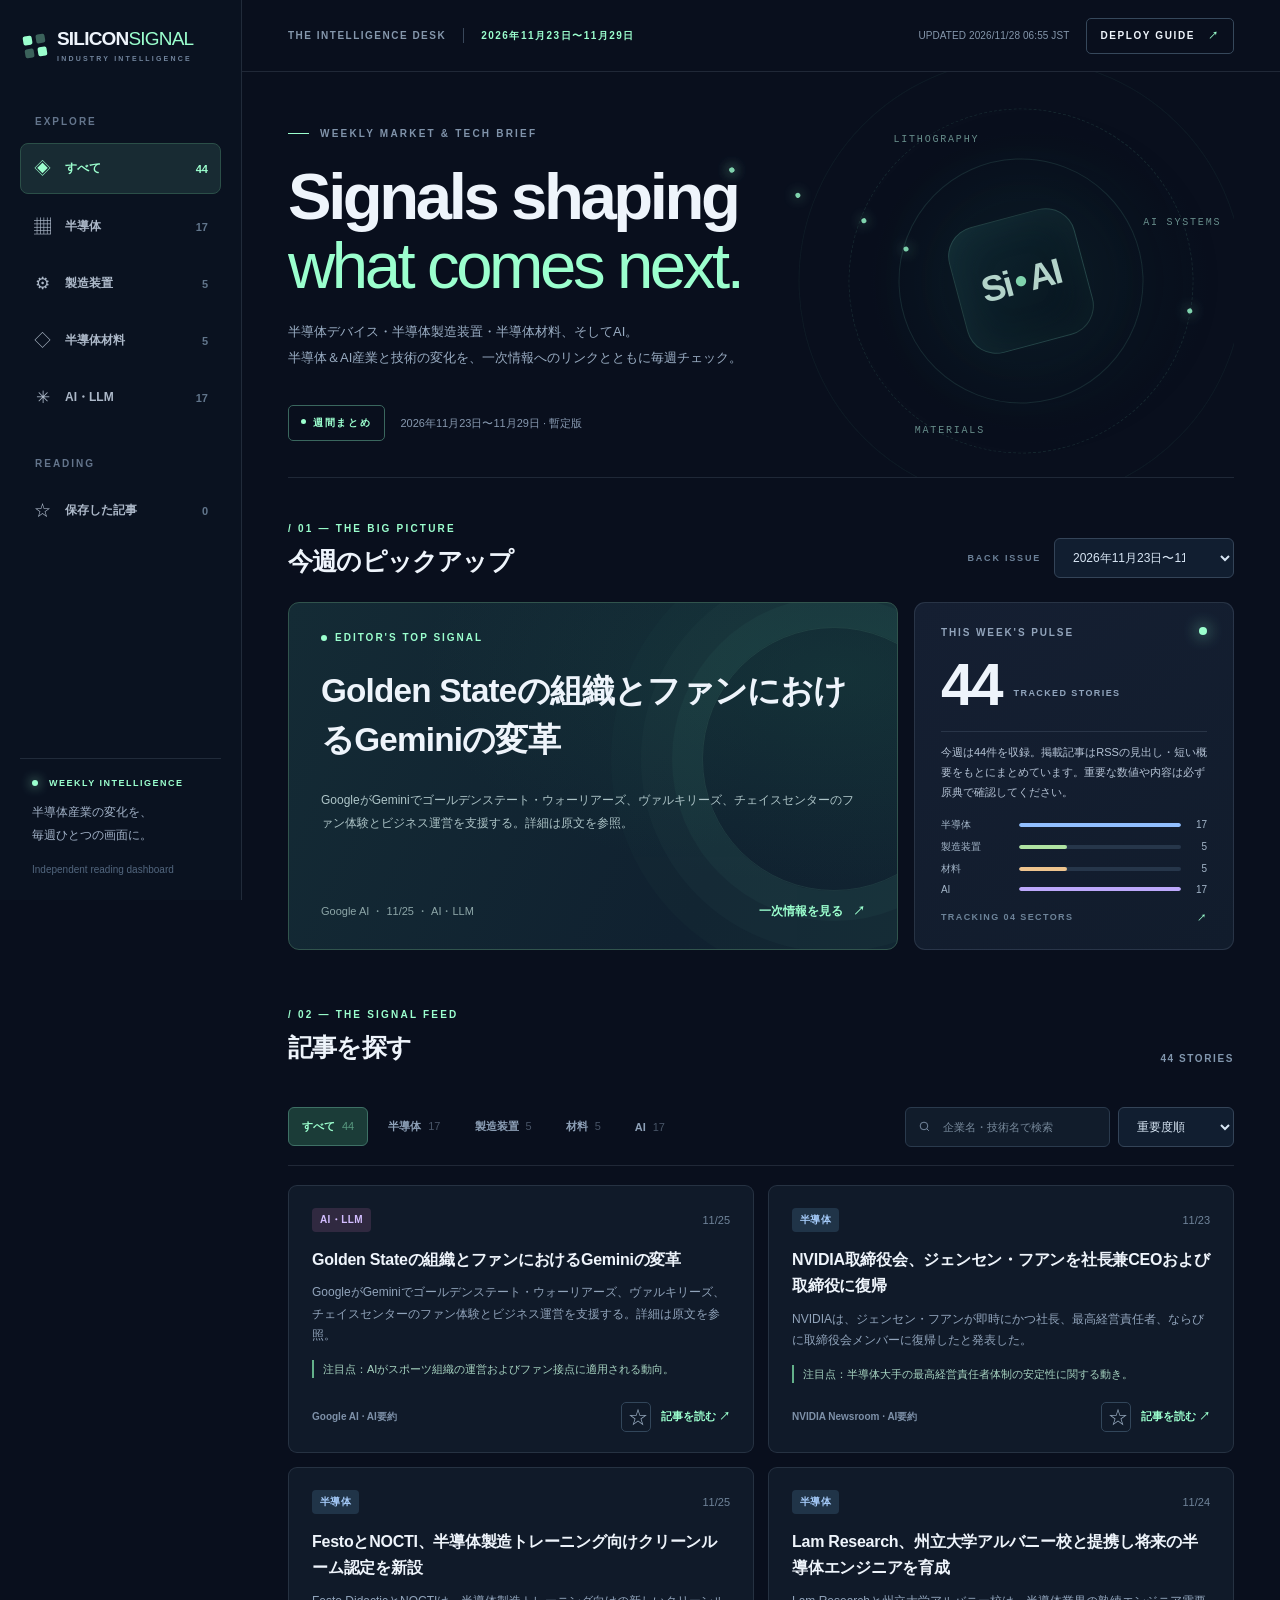
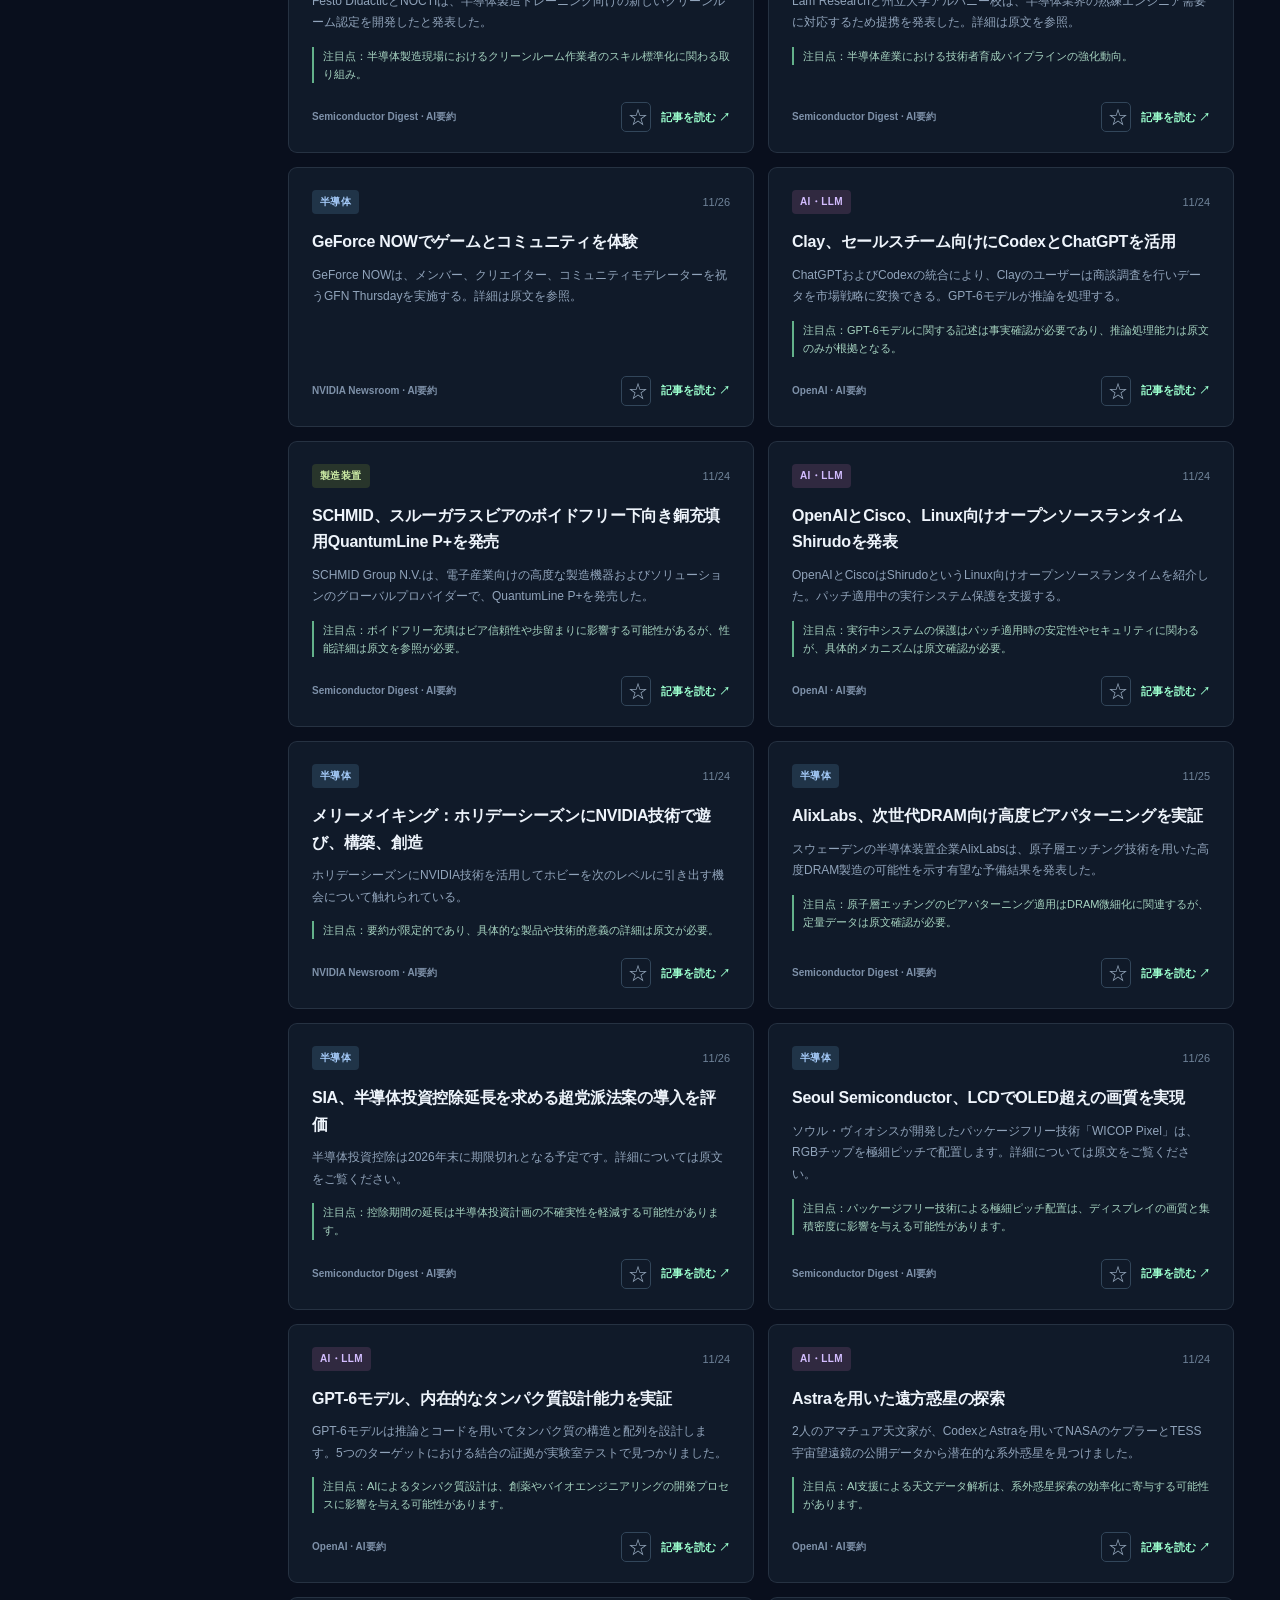
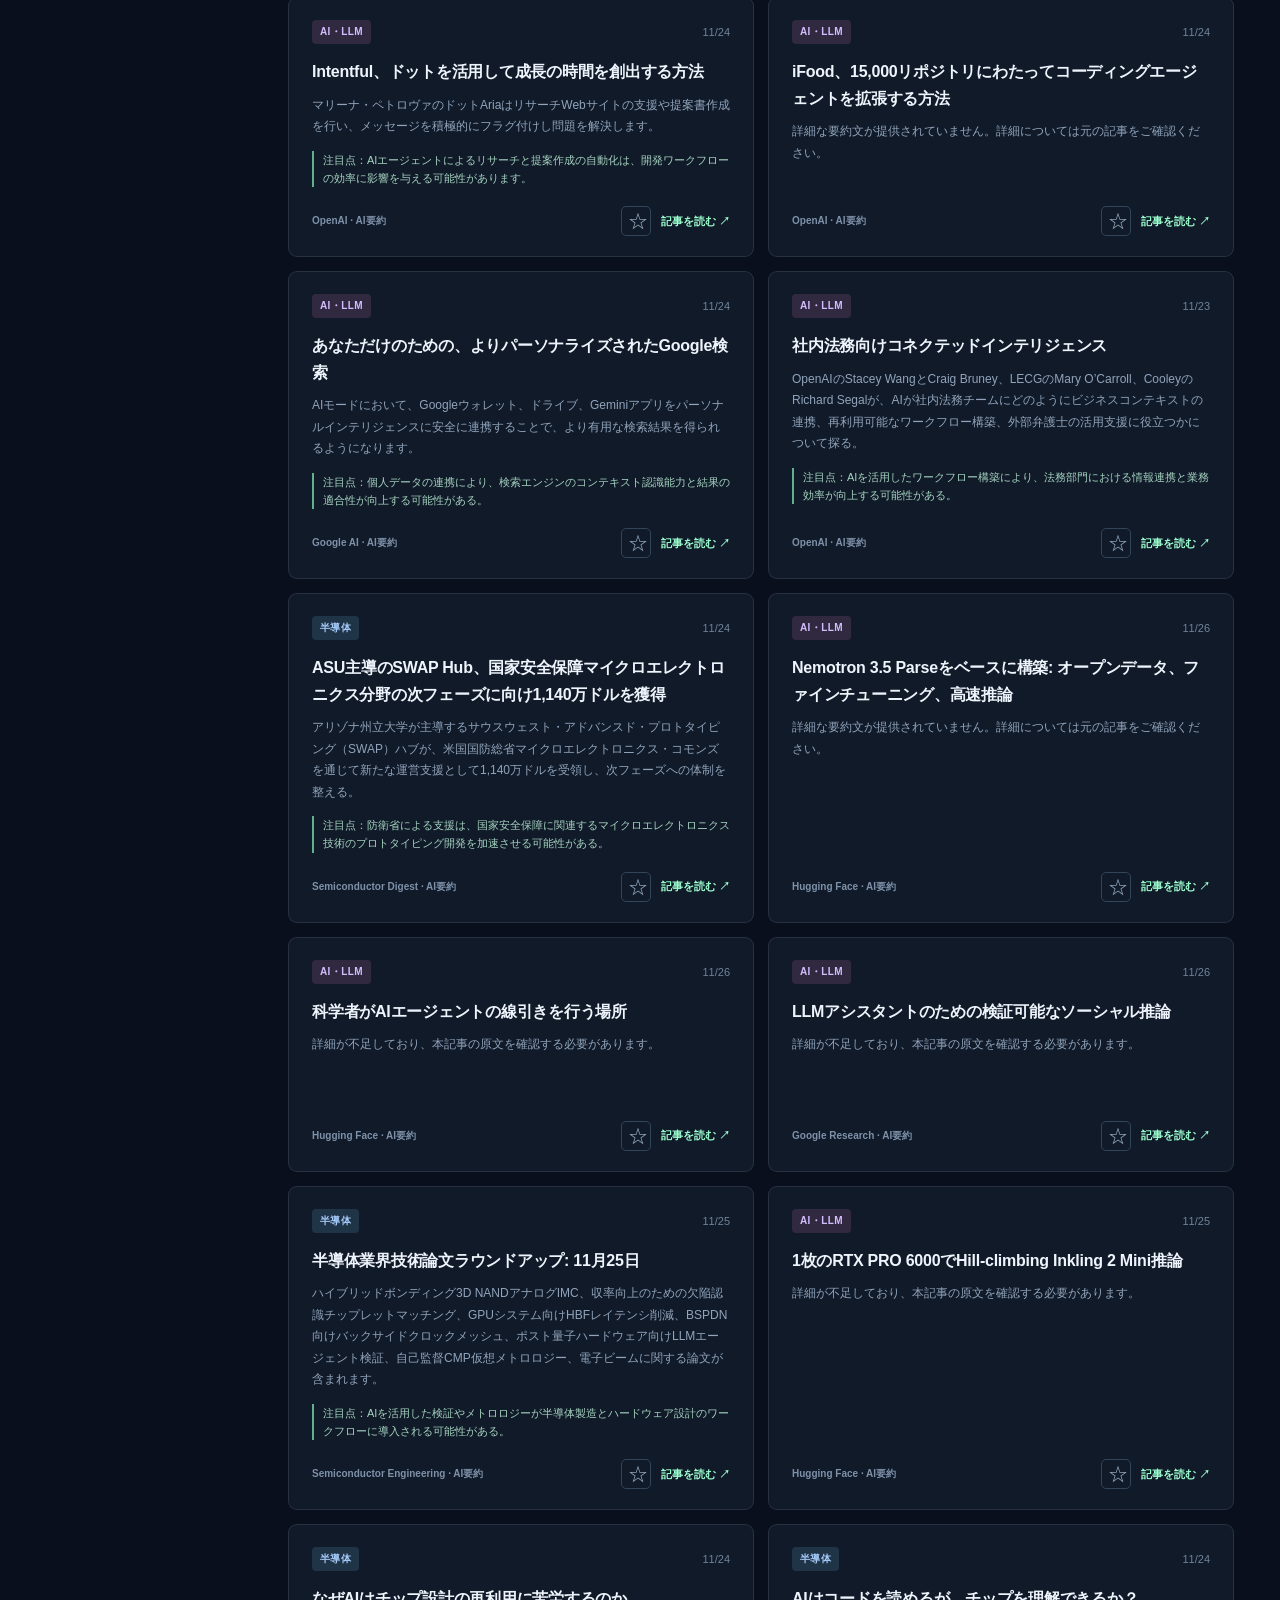
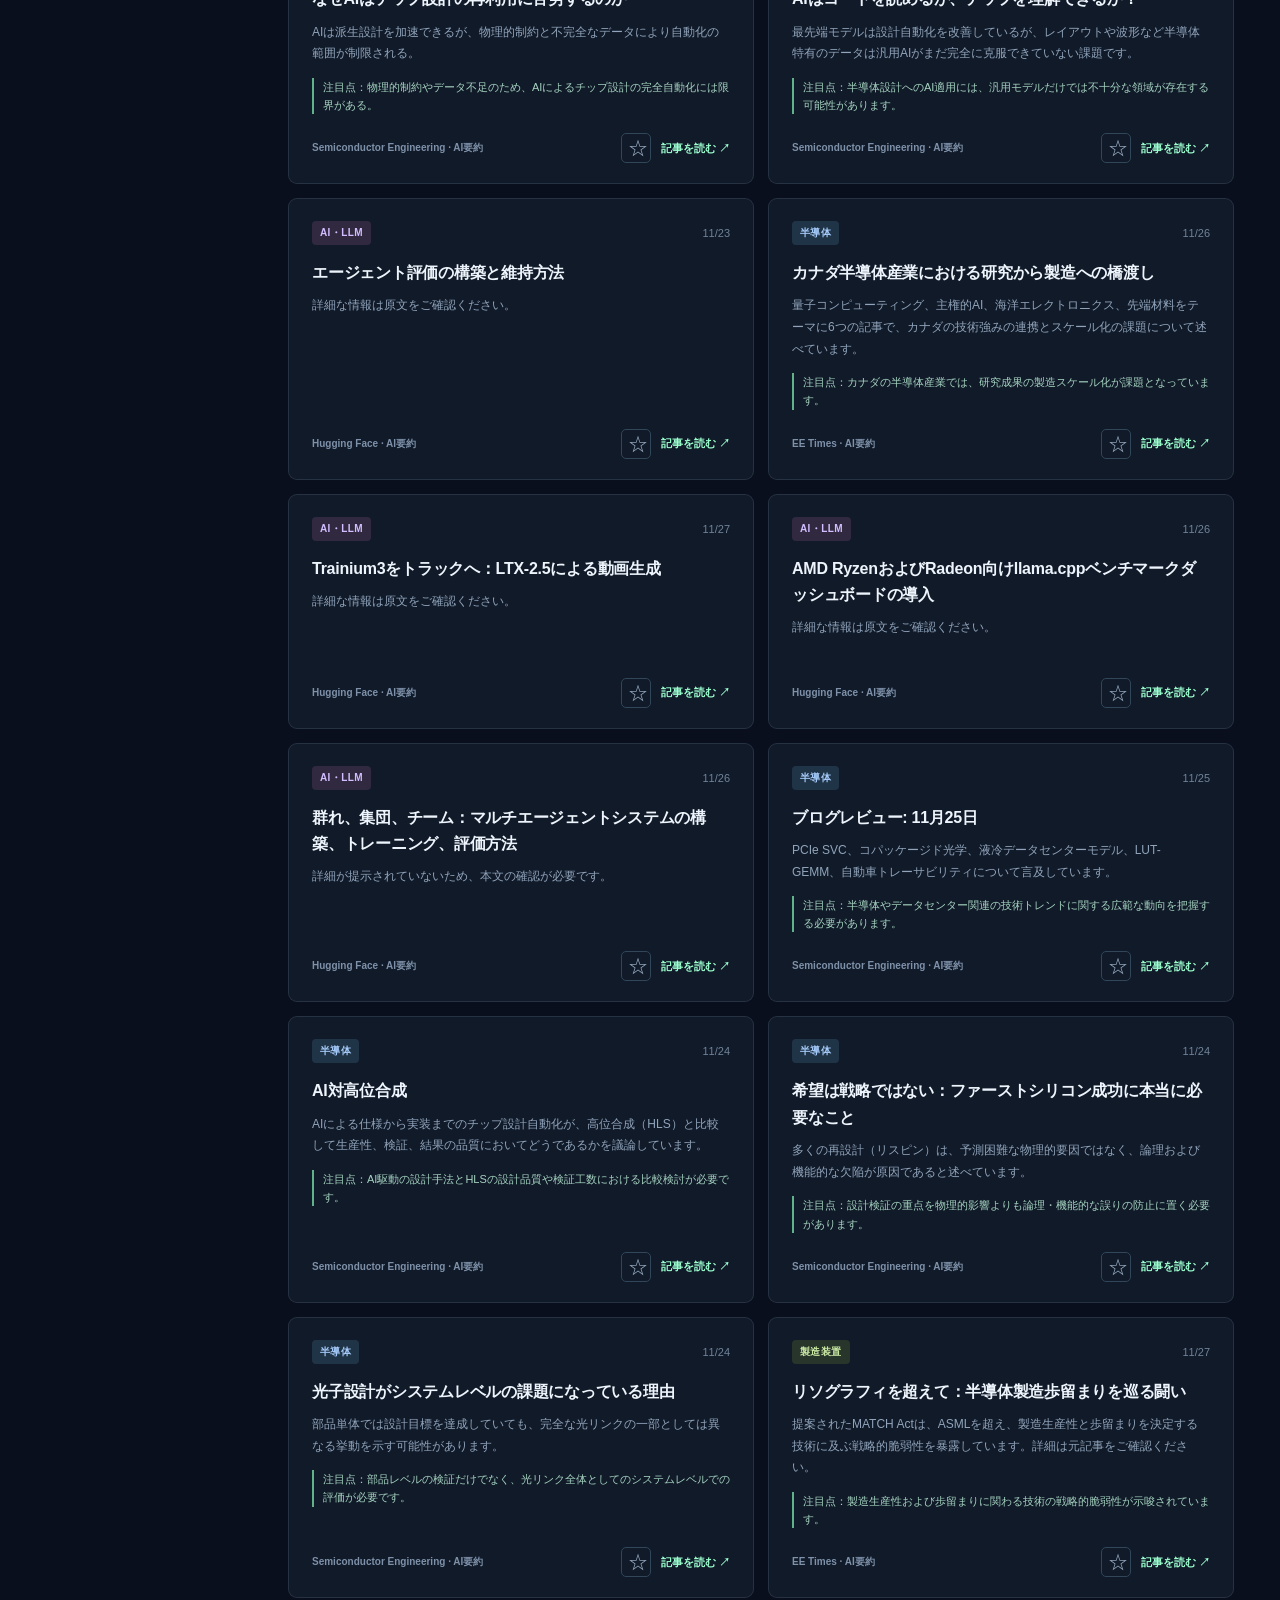
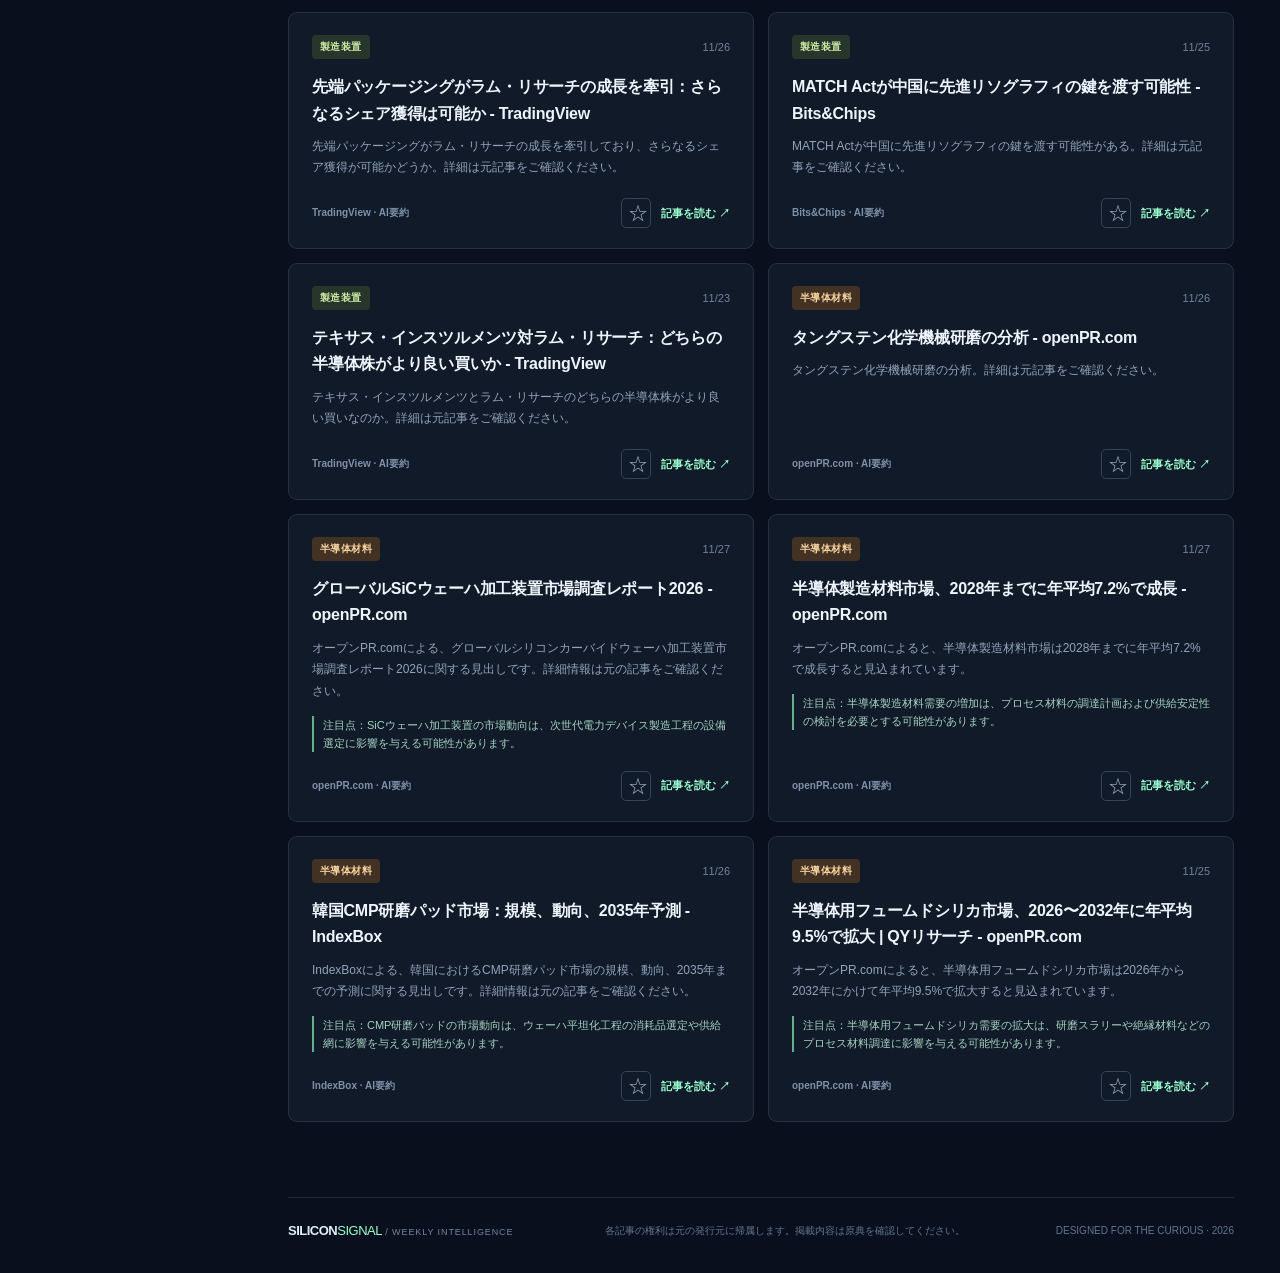
<file: site/index.html>
<!doctype html>
<html lang="ja">
<head>
  <meta charset="UTF-8" />
  <meta name="viewport" content="width=device-width, initial-scale=1" />
  <meta name="theme-color" content="#090f1d" />
  <meta name="description" content="半導体デバイス・半導体製造装置・半導体材料・AIの重要ニュースを週次で俯瞰。一次情報へのリンク付きニュースダイジェスト。" />
  <title>SILICON SIGNAL — Semiconductor & AI Weekly</title>
  <link rel="stylesheet" href="./styles.css" />
</head>
<body>
  <div class="shell">
    <aside class="sidebar">
      <a class="brand" href="./" aria-label="SILICON SIGNAL ホーム">
        <span class="brand-symbol" aria-hidden="true"><span></span><span></span><span></span><span></span></span>
        <span class="brand-text">SILICON<span>SIGNAL</span><small>INDUSTRY INTELLIGENCE</small></span>
      </a>
      <p class="side-label">EXPLORE</p>
      <nav id="main-nav" class="nav" aria-label="カテゴリー"></nav>
      <p class="side-label side-label-second">READING</p>
      <button class="nav-item" data-action="bookmarks" type="button" aria-pressed="false"><span class="nav-icon">☆</span> 保存した記事 <span id="bookmark-count" class="nav-count">0</span></button>
      <div class="sidebar-foot">
        <div class="live-line"><span class="live-dot"></span> WEEKLY INTELLIGENCE</div>
        <p>半導体産業の変化を、<br>毎週ひとつの画面に。</p>
        <span>Independent reading dashboard</span>
      </div>
    </aside>
    <div class="main-wrap">
      <header class="topbar">
        <div class="topbar-left"><span class="eyebrow-muted">THE INTELLIGENCE DESK</span><span class="topbar-separator"></span><span class="topbar-edition" id="top-edition">WEEKLY REPORT</span></div>
        <div class="topbar-right"><span class="last-updated" id="last-updated">更新情報を読込中</span><a class="outline-link" href="https://docs.github.com/en/pages/getting-started-with-github-pages/configuring-a-publishing-source-for-your-github-pages-site" target="_blank" rel="noopener noreferrer" title="GitHub Pagesの公開手順を読む">DEPLOY GUIDE <span>↗</span></a></div>
      </header>
      <main>
        <section class="intro" aria-labelledby="heading-main">
          <div class="intro-copy"><div class="section-kicker"><span class="kicker-dash"></span> WEEKLY MARKET & TECH BRIEF</div><h1 id="heading-main">Signals shaping<br><em>what comes next.</em></h1><p>半導体デバイス・半導体製造装置・半導体材料、そしてAI。<br>半導体＆AI産業と技術の変化を、一次情報へのリンクとともに毎週チェック。</p></div>
          <div class="intro-decoration" aria-hidden="true"><div class="orbit orbit-1"></div><div class="orbit orbit-2"></div><div class="orbit orbit-3"></div><div class="orbit-core">Si<span>•</span>AI</div><div class="orbit-tag tag-1">LITHOGRAPHY</div><div class="orbit-tag tag-2">AI SYSTEMS</div><div class="orbit-tag tag-3">MATERIALS</div></div>
          <div class="intro-meta"><div class="issue-chip"><span class="chip-dot"></span><span id="issue-number">ISSUE ー</span></div><span id="issue-range">期間を読み込み中</span></div>
        </section>
        <section class="overview" aria-label="今週のハイライト"><div class="overview-heading"><div><div class="section-kicker accent">/ 01 — THE BIG PICTURE</div><h2>今週のピックアップ</h2></div><div class="edition-picker"><label for="edition-select">BACK ISSUE</label><select id="edition-select" aria-label="週を選択"></select></div></div>
          <div class="highlight-grid"><article class="lead-card" id="lead-card"><div class="skeleton"></div></article><div class="signal-panel"><div class="panel-top"><span>THIS WEEK'S PULSE</span><span class="pulse-indicator"></span></div><div class="signal-stat" id="weekly-total">—<small>TRACKED STORIES</small></div><div class="mini-divider"></div><p class="panel-description" id="overview-text">データを読み込んでいます。</p><div id="category-bars" class="category-bars"></div><div class="panel-bottom">TRACKING 04 SECTORS <span>↗</span></div></div></div>
        </section>
        <section class="news-section" aria-labelledby="heading-news"><div class="overview-heading news-heading"><div><div class="section-kicker accent">/ 02 — THE SIGNAL FEED</div><h2 id="heading-news">記事を探す</h2></div><div class="result-caption" id="result-count">— STORIES</div></div>
          <div class="filter-toolbar"><div class="filter-pills" id="filter-pills" role="group" aria-label="カテゴリーで絞り込む"></div><div class="toolbar-right"><label class="search-box"><svg aria-hidden="true" viewBox="0 0 24 24" fill="none" stroke="currentColor" stroke-width="1.8"><circle cx="11" cy="11" r="7"></circle><path d="m20 20-4-4"></path></svg><input id="search-input" type="search" placeholder="企業名・技術名で検索" aria-label="ニュース検索" /></label><select id="sort-select" class="sort-select" aria-label="並び替え"><option value="important">重要度順</option><option value="recent">新しい順</option></select></div></div>
          <div class="news-list" id="news-list" aria-live="polite"><div class="empty-state">ニュースを読み込み中...</div></div>
        </section>
        <footer class="footer"><div class="footer-brand">SILICON<span>SIGNAL</span><small> / WEEKLY INTELLIGENCE</small></div><div>各記事の権利は元の発行元に帰属します。掲載内容は原典を確認してください。</div><div>DESIGNED FOR THE CURIOUS · <span id="footer-year">2026</span></div></footer>
      </main>
    </div>
  </div>
  <script src="./app.js" defer></script>
</body>
</html>
</file>
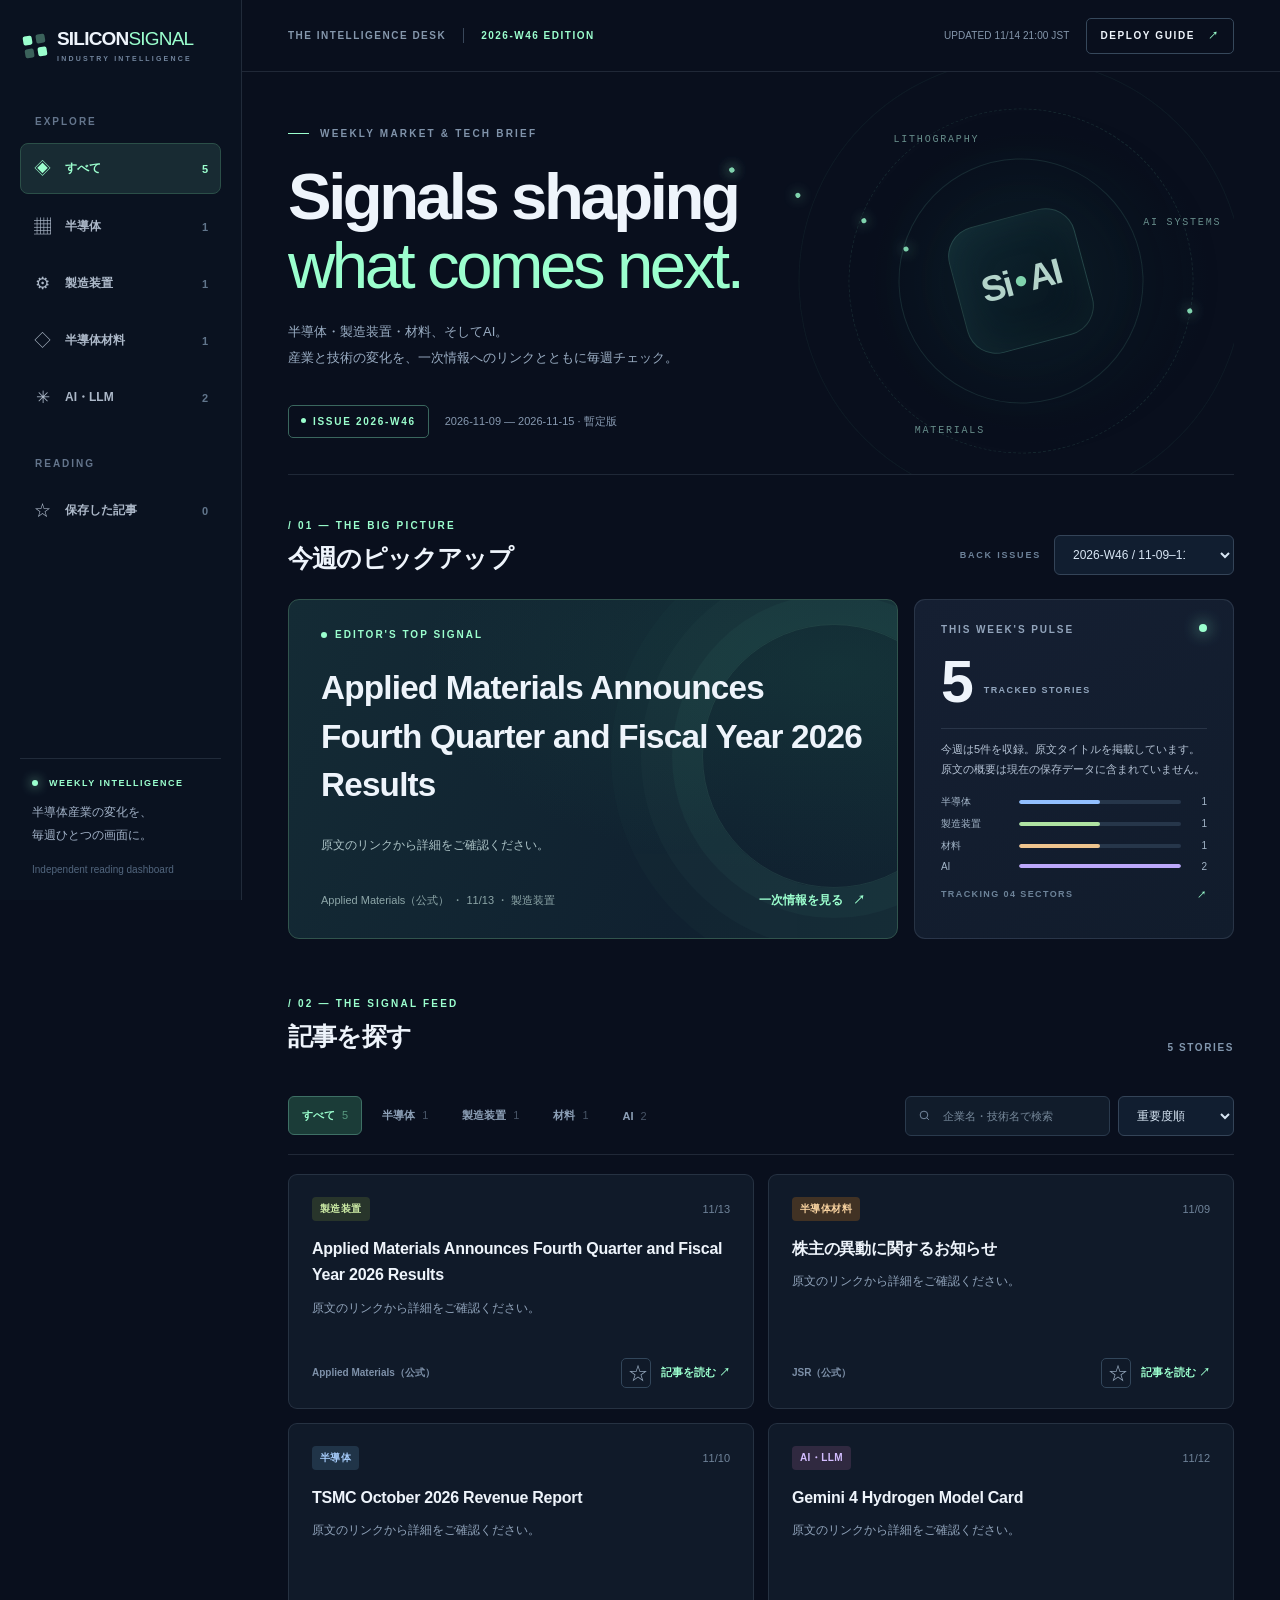
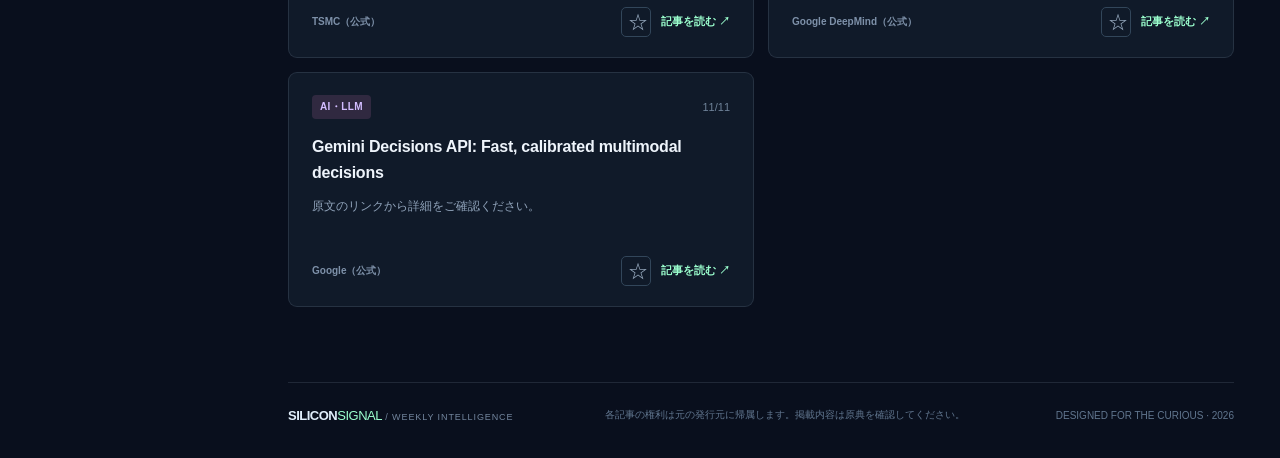
<file: dev/previews/preview-original.html>
<!doctype html>
<html lang="ja">
<head>
  <meta charset="UTF-8" />
  <meta name="viewport" content="width=device-width, initial-scale=1" />
  <meta name="theme-color" content="#090f1d" />
  <meta name="description" content="半導体・製造装置・材料・AIの重要ニュースを週次で俯瞰。一次情報へのリンク付きニュースダイジェスト。" />
  <title>原文表示プレビュー | SILICON SIGNAL — Semiconductor & AI Weekly</title>
  <style>:root{color-scheme:dark;--bg:#090f1d;--bg2:#0c1424;--panel:#111c2e;--panel2:#142237;--line:rgba(186,205,231,.13);--muted:#8192aa;--text:#eef4fb;--teal:#baf3dc;--accent:#9bffce;--blue:#88afff;--purple:#c4acff;--gold:#f4cf9a;--sidebar:242px}
*{box-sizing:border-box}html{scroll-behavior:smooth}body{margin:0;background:var(--bg);color:var(--text);font-family:Inter,"Helvetica Neue",Arial,"Hiragino Kaku Gothic ProN","Noto Sans JP",Meiryo,sans-serif;-webkit-font-smoothing:antialiased;font-size:14px}button,input,select{font:inherit}a{color:inherit;text-decoration:none}button{cursor:pointer}button:focus-visible,input:focus-visible,select:focus-visible,a:focus-visible{outline:2px solid var(--accent);outline-offset:3px}::selection{background:#80d9b0;color:#07141a}.shell{display:flex;min-height:100vh}.sidebar{position:sticky;top:0;align-self:flex-start;display:flex;flex-direction:column;width:var(--sidebar);min-width:var(--sidebar);height:100vh;padding:28px 20px 24px;border-right:1px solid var(--line);background:#0a1220}.brand{display:flex;gap:11px;align-items:center;margin:1px 4px 54px}.brand-symbol{display:grid;grid-template-columns:repeat(2,9px);gap:4px;transform:rotate(-9deg)}.brand-symbol span{width:9px;height:9px;background:var(--accent);border-radius:2px}.brand-symbol span:nth-child(2),.brand-symbol span:nth-child(3){opacity:.34}.brand-text{font-size:19px;font-weight:850;letter-spacing:-.8px;line-height:1}.brand-text>span{font-weight:330;color:var(--accent)}.brand-text small{display:block;font-size:7px;letter-spacing:2.2px;margin-top:7px;color:#71849c;font-weight:600}.side-label{font-size:10px;letter-spacing:2px;color:#64758c;margin:0 15px 16px;font-weight:800}.side-label-second{margin-top:36px}.nav{display:flex;flex-direction:column;gap:7px}.nav-item{width:100%;border:1px solid transparent;background:transparent;color:#acb8c8;padding:13px 12px;display:flex;gap:13px;align-items:center;border-radius:8px;text-align:left;font-size:12px;font-weight:650;transition:.15s}.nav-item:hover{background:#152136;color:var(--text)}.nav-item.active{background:#182b33;border-color:#2b4f48;color:var(--accent)}.nav-icon{font-size:17px;width:19px;text-align:center;font-weight:400}.nav-count{margin-left:auto;color:#61758b;font-size:11px}.nav-item.active .nav-count{color:var(--accent)}.sidebar-foot{margin-top:auto;padding:19px 12px 0;border-top:1px solid var(--line)}.live-line{font-size:9px;letter-spacing:1.5px;color:var(--accent);font-weight:800}.live-dot{display:inline-block;background:var(--accent);width:6px;height:6px;border-radius:50%;margin-right:7px;box-shadow:0 0 12px #9bffce}.sidebar-foot p{font-size:12px;color:#a0b0c5;line-height:1.9;margin:13px 0}.sidebar-foot>span{font-size:10px;color:#52667e}.main-wrap{flex:1;min-width:0}.topbar{height:72px;padding:0 46px;border-bottom:1px solid var(--line);display:flex;align-items:center;justify-content:space-between}.topbar-left,.topbar-right{display:flex;align-items:center;gap:17px}.eyebrow-muted,.topbar-edition,.last-updated{font-size:10px;letter-spacing:1.5px;font-weight:750;color:#8597ac}.topbar-separator{width:1px;height:15px;background:#39475a}.topbar-edition{color:var(--accent)}.last-updated{letter-spacing:.1px;font-weight:450}.outline-link{font-size:10px;letter-spacing:1.6px;padding:10px 13px;border:1px solid #36485b;border-radius:5px;font-weight:750}.outline-link span{color:var(--accent);margin-left:9px}main{max-width:1520px;margin:auto;padding:0 46px}.intro{position:relative;overflow:hidden;min-height:390px;padding:56px 0 36px;border-bottom:1px solid var(--line)}.section-kicker{display:flex;align-items:center;gap:11px;font-size:10px;letter-spacing:2.2px;color:#8093aa;font-weight:800}.kicker-dash{height:1px;width:21px;background:var(--accent)}.intro h1{font-size:clamp(43px,5.1vw,76px);letter-spacing:-3.4px;font-weight:760;line-height:1.06;margin:23px 0 19px;position:relative;z-index:2}.intro h1 em{font-style:normal;color:var(--accent);font-weight:420}.intro-copy>p{color:#9aadc3;font-size:13px;line-height:2;position:relative;z-index:2}.intro-meta{margin-top:34px;display:flex;align-items:center;gap:16px;color:#8799b0;font-size:11px}.issue-chip{border:1px solid #3a675e;border-radius:5px;color:var(--accent);font-size:10px;letter-spacing:1.7px;padding:10px 12px;font-weight:800}.chip-dot{display:inline-block;width:5px;height:5px;background:var(--accent);margin-right:7px;border-radius:50%;vertical-align:2px}.intro-decoration{width:45%;height:410px;position:absolute;right:0;top:0;opacity:.82;background:radial-gradient(ellipse at 53% 51%,#153a3b42,transparent 59%)}.orbit{position:absolute;border:1px solid #40716b55;left:50%;top:51%;transform:translate(-50%,-50%) rotate(-24deg);border-radius:50%}.orbit-1{width:245px;height:245px}.orbit-2{width:345px;height:345px;border-style:dashed;border-color:#4d8f7e3b}.orbit-3{width:445px;height:445px;border-color:#4d8f7e1c}.orbit:before,.orbit:after{content:"";position:absolute;border-radius:50%;background:var(--accent);width:5px;height:5px;box-shadow:0 0 13px var(--accent)}.orbit-1:before{left:27px;top:43px}.orbit-2:after{right:27px;bottom:73px}.orbit-core{position:absolute;left:50%;top:51%;transform:translate(-50%,-50%);display:flex;align-items:center;justify-content:center;width:130px;height:130px;border-radius:30px;border:1px solid #6aaf9c50;box-shadow:0 0 110px #21635425,inset 0 0 40px #3e736b28;background:linear-gradient(135deg,#122e36,#07151e);font-weight:800;font-size:36px;letter-spacing:-2px;color:#d9fff0;transform:translate(-50%,-50%) rotate(-15deg)}.orbit-core span{color:var(--accent);padding:0 4px}.orbit-tag{position:absolute;color:#7ca9a3;font-family:monospace;font-size:10px;letter-spacing:1.8px}.tag-1{top:62px;left:20%}.tag-2{right:3%;top:145px}.tag-3{bottom:46px;left:25%}.overview,.news-section{padding-top:45px}.overview-heading{display:flex;align-items:flex-end;justify-content:space-between;gap:15px;margin-bottom:24px}.accent{color:var(--accent)}h2{font-size:25px;letter-spacing:-.8px;margin:11px 0 0;font-weight:760}.edition-picker{display:flex;align-items:center;gap:13px}.edition-picker label{font-size:9px;letter-spacing:1.8px;color:#6d8299;font-weight:800}select{background:#111e30;border:1px solid #344458;color:#d8e6f4;padding:11px 32px 11px 14px;border-radius:6px;font-size:12px;outline:0;max-width:180px}.highlight-grid{display:grid;grid-template-columns:minmax(0,1.62fr) minmax(260px,.85fr);gap:16px}.lead-card{min-height:318px;padding:29px 32px;position:relative;overflow:hidden;border:1px solid #31544d;border-radius:11px;background:radial-gradient(ellipse at 90% 20%,#205d4c47,transparent 54%),linear-gradient(115deg,#142b35,#102130 71%,#112431);display:flex;flex-direction:column;align-items:flex-start}.lead-card:after{content:"";position:absolute;top:24px;right:-69px;width:262px;height:262px;border:1px solid #63ac9160;border-radius:50%;box-shadow:0 0 0 30px #4d8e7930,0 0 0 61px #4d8e7921,0 0 0 91px #4d8e7915;opacity:.42}.featured-chip{font-size:10px;font-weight:800;letter-spacing:2px;color:var(--accent);display:flex;align-items:center;gap:8px;position:relative;z-index:1}.featured-chip:before{content:"";width:6px;height:6px;background:var(--accent);border-radius:50%}.feature-title{font-size:clamp(24px,2.6vw,37px);letter-spacing:-.8px;line-height:1.45;max-width:640px;margin:24px 0 13px;position:relative;z-index:1}.feature-summary{font-size:12px;color:#aec5c8;line-height:1.9;max-width:640px;position:relative;z-index:1}.feature-footer{display:flex;width:100%;align-items:center;justify-content:space-between;gap:15px;margin-top:auto;padding-top:23px;position:relative;z-index:1;font-size:11px;color:#8da6a8}.feature-footer a{font-size:12px;color:var(--accent);font-weight:750;white-space:nowrap}.feature-footer a span{margin-left:7px}.signal-panel{padding:24px 26px;background:linear-gradient(145deg,#151f32,#111c2c);border:1px solid var(--line);border-radius:11px;min-height:318px}.panel-top{display:flex;justify-content:space-between;font-size:10px;font-weight:800;letter-spacing:1.9px;color:#92a4bb}.pulse-indicator{width:8px;height:8px;background:var(--accent);border-radius:100%;box-shadow:0 0 16px #90fbd1}.signal-stat{font-size:59px;letter-spacing:-3px;font-weight:780;margin:18px 0 16px;line-height:1}.signal-stat small{font-size:9px;letter-spacing:1.4px;color:#91a5bd;font-weight:700;margin-left:13px;vertical-align:9px}.mini-divider{height:1px;background:var(--line)}.panel-description{font-size:11px;color:#b4c2d4;line-height:1.8;min-height:38px}.category-bars{display:grid;gap:8px;margin:15px 0}.bar-line{display:grid;grid-template-columns:70px 1fr 18px;align-items:center;gap:8px;font-size:10px;color:#a3b5c8}.bar-track{height:4px;background:#26364a;border-radius:5px;overflow:hidden}.bar-fill{height:100%;border-radius:5px;background:var(--accent)}.bar-count{text-align:right}.panel-bottom{font-size:9px;font-weight:750;letter-spacing:1.4px;color:#6d8399;display:flex;justify-content:space-between;margin-top:17px}.panel-bottom span{color:var(--accent)}.news-section{padding-top:59px}.result-caption{font-size:10px;letter-spacing:1.6px;color:#8297ae;font-weight:750}.filter-toolbar{display:flex;justify-content:space-between;align-items:center;gap:14px;padding:19px 0 18px;border-bottom:1px solid var(--line)}.filter-pills{display:flex;align-items:center;gap:6px;flex-wrap:wrap}.filter-pill{border:1px solid transparent;background:transparent;color:#8da0b7;padding:11px 13px;border-radius:6px;font-size:11px;font-weight:650;white-space:nowrap}.filter-pill:hover{background:#192638;color:#d8e9f8}.filter-pill.active{background:#1b3c38;color:var(--accent);border-color:#3e7065}.filter-pill .pill-count{opacity:.48;margin-left:7px;font-weight:450}.toolbar-right{display:flex;gap:8px}.search-box{height:40px;display:flex;align-items:center;gap:10px;background:#111c2b;border:1px solid #2a3a4d;border-radius:6px;padding:0 12px;min-width:205px}.search-box svg{width:15px;height:15px;color:#788ba1}.search-box input{width:100%;background:transparent;border:0;color:var(--text);font-size:11px;outline:0}.search-box input::placeholder{color:#77899b}.sort-select{padding-top:8px;padding-bottom:8px}.news-list{display:grid;grid-template-columns:repeat(2,minmax(0,1fr));gap:14px;margin:19px 0 75px}.story-card{padding:22px 23px 20px;background:#101a29;border:1px solid var(--line);border-radius:9px;display:flex;flex-direction:column;min-height:235px;transition:transform .16s,border-color .16s,background .16s}.story-card:hover{transform:translateY(-2px);border-color:#456458;background:#142235}.story-top{display:flex;justify-content:space-between;gap:10px;align-items:center}.category-badge{font-size:10px;font-weight:750;letter-spacing:.4px;padding:5px 8px;border-radius:4px}.category-badge.semiconductor{background:#203448;color:#a5cbfa}.category-badge.equipment{background:#28352b;color:#c9e8a3}.category-badge.materials{background:#413224;color:#f9d3a0}.category-badge.ai{background:#302940;color:#d3bdff}.story-date{color:#70849a;font-size:11px;font-variant-numeric:tabular-nums}.story-title{font-size:16px;line-height:1.65;letter-spacing:-.25px;margin:15px 0 9px;font-weight:750}.story-summary{font-size:12px;line-height:1.8;color:#91a4bb;margin:0}.story-why{font-size:11px;color:#a6d3c0;border-left:2px solid #63b18a;margin:13px 0 0;padding-left:9px;line-height:1.65}.story-bottom{display:flex;justify-content:space-between;align-items:center;gap:10px;margin-top:auto;padding-top:19px}.source-label{color:#7e91a9;font-size:10px;font-weight:650}.story-actions{display:flex;align-items:center;gap:10px}.save-btn{border:1px solid #32465a;color:#9aadc2;background:transparent;border-radius:5px;width:30px;height:30px;font-size:20px;line-height:24px}.save-btn.saved{background:#23493c;color:var(--accent);border-color:#3c7c62}.source-link{font-size:11px;font-weight:750;color:var(--accent)}.source-link:hover,.feature-footer a:hover{text-decoration:underline}.empty-state{grid-column:1/-1;min-height:200px;border:1px dashed #314357;border-radius:9px;display:flex;align-items:center;justify-content:center;text-align:center;color:#8da5b9;line-height:1.7;padding:30px}.footer{border-top:1px solid var(--line);padding:25px 0 35px;display:flex;align-items:center;justify-content:space-between;gap:20px;color:#61768f;font-size:10px}.footer-brand{color:#e0eefb;font-weight:800;letter-spacing:-.5px;font-size:13px;white-space:nowrap}.footer-brand>span{color:var(--accent);font-weight:400}.footer-brand small{font-size:9px;color:#73869e;font-weight:500;letter-spacing:.9px}.skeleton{width:80%;height:190px;border-radius:5px;background:linear-gradient(90deg,#203e42,#325c56,#203e42);background-size:200% 100%;animation:shimmer 1.5s infinite}@keyframes shimmer{to{background-position:-200% 0}}@media(max-width:1190px){:root{--sidebar:207px}.sidebar{padding-left:12px;padding-right:12px}.topbar{padding:0 28px}main{padding:0 28px}.intro-decoration{right:-70px}.news-list{grid-template-columns:repeat(2,minmax(0,1fr))}.filter-toolbar{flex-wrap:wrap}.toolbar-right{margin-left:auto}}@media(max-width:900px){.sidebar{width:73px;min-width:73px;padding:24px 10px}.brand{margin:0 0 47px 17px}.brand-text,.side-label,.sidebar-foot,.nav-item .nav-count{display:none}.nav-item{font-size:0;justify-content:center;padding:13px 0}.nav-icon{font-size:21px}.side-label-second{margin-top:25px}.intro-decoration{opacity:.45;right:-150px}.highlight-grid{grid-template-columns:1fr}.signal-panel{min-height:0;display:grid;grid-template-columns:1fr 1fr;column-gap:25px}.panel-top,.mini-divider,.panel-bottom{grid-column:1/-1}.signal-stat{margin-bottom:5px}.category-bars{grid-column:2;grid-row:2/5}.panel-description{grid-column:1;grid-row:3/5}}@media(max-width:650px){.shell{display:block}.sidebar{z-index:20;width:100%;min-width:0;height:62px;top:0;flex-direction:row;align-items:center;position:sticky;padding:0 17px;border-right:0;border-bottom:1px solid var(--line)}.brand{margin:0 auto 0 0;gap:9px}.brand-text{display:block;font-size:17px}.brand-text small{font-size:6px;letter-spacing:1.8px}.brand-symbol{grid-template-columns:repeat(2,7px);gap:3px}.brand-symbol span{width:7px;height:7px}.sidebar .nav{flex-direction:row;gap:3px}.sidebar .nav-item{min-width:35px;width:35px;height:38px;border-radius:6px}.sidebar .nav-item:nth-child(2),.sidebar .nav-item:nth-child(3),.sidebar .nav-item:nth-child(4){display:none}.sidebar>.nav-item,.sidebar>.side-label{display:none}.topbar{height:51px;padding:0 19px}.eyebrow-muted{font-size:9px}.topbar-edition{font-size:9px}.last-updated{display:none}.outline-link{padding:8px 10px;font-size:9px}main{padding:0 18px}.intro{padding-top:40px;min-height:345px}.intro h1{font-size:45px;letter-spacing:-2.4px}.intro-copy>p{font-size:11px}.intro-decoration{right:-200px;width:70%;opacity:.23}.intro-meta{gap:10px;flex-wrap:wrap;margin-top:29px;font-size:10px}.overview,.news-section{padding-top:37px}.overview-heading{align-items:flex-start}.edition-picker{flex-direction:column;align-items:flex-end;gap:6px}.edition-picker label{font-size:8px}h2{font-size:23px}.lead-card{padding:22px 20px;min-height:310px}.feature-title{font-size:24px}.feature-summary{font-size:11px}.signal-panel{padding:22px;grid-template-columns:1fr 1fr;gap:10px}.signal-stat{font-size:49px}.signal-stat small{display:block;font-size:8px;margin:8px 0}.panel-description{font-size:10px}.category-bars{margin:10px 0}.filter-toolbar{display:block}.filter-pills{display:flex;overflow-x:auto;flex-wrap:nowrap;margin:0 -18px 15px;padding:0 18px 3px;scrollbar-width:none}.filter-pills::-webkit-scrollbar{display:none}.filter-pill{padding:9px 11px}.toolbar-right{display:grid;grid-template-columns:minmax(0,1fr) auto}.search-box{min-width:0}.news-list{grid-template-columns:1fr;gap:12px;margin-bottom:50px}.story-card{min-height:215px}.footer{flex-wrap:wrap;justify-content:flex-start;gap:10px;font-size:9px}.footer-brand{width:100%}}
@media(max-width:650px){
  .sidebar>.side-label{display:none}
  .sidebar>.nav-item{display:flex;width:38px;min-width:38px;height:38px;padding:0;margin-left:4px;justify-content:center;font-size:0}
  .sidebar>.nav-item .nav-icon{font-size:21px}
  .overview>.overview-heading{flex-direction:column;align-items:stretch;gap:12px}
  .overview>.overview-heading .edition-picker{align-self:flex-end;flex-direction:row;align-items:center}
}
</style>
</head>
<body>
  <div class="shell">
    <aside class="sidebar">
      <a class="brand" href="./" aria-label="SILICON SIGNAL ホーム">
        <span class="brand-symbol" aria-hidden="true"><span></span><span></span><span></span><span></span></span>
        <span class="brand-text">SILICON<span>SIGNAL</span><small>INDUSTRY INTELLIGENCE</small></span>
      </a>
      <p class="side-label">EXPLORE</p>
      <nav id="main-nav" class="nav" aria-label="カテゴリー"></nav>
      <p class="side-label side-label-second">READING</p>
      <button class="nav-item" data-action="bookmarks" type="button" aria-pressed="false"><span class="nav-icon">☆</span> 保存した記事 <span id="bookmark-count" class="nav-count">0</span></button>
      <div class="sidebar-foot">
        <div class="live-line"><span class="live-dot"></span> WEEKLY INTELLIGENCE</div>
        <p>半導体産業の変化を、<br>毎週ひとつの画面に。</p>
        <span>Independent reading dashboard</span>
      </div>
    </aside>
    <div class="main-wrap">
      <header class="topbar">
        <div class="topbar-left"><span class="eyebrow-muted">THE INTELLIGENCE DESK</span><span class="topbar-separator"></span><span class="topbar-edition" id="top-edition">WEEKLY REPORT</span></div>
        <div class="topbar-right"><span class="last-updated" id="last-updated">更新情報を読込中</span><a class="outline-link" href="https://docs.github.com/en/pages/getting-started-with-github-pages/configuring-a-publishing-source-for-your-github-pages-site" target="_blank" rel="noopener noreferrer" title="GitHub Pagesの公開手順を読む">DEPLOY GUIDE <span>↗</span></a></div>
      </header>
      <main>
        <section class="intro" aria-labelledby="heading-main">
          <div class="intro-copy"><div class="section-kicker"><span class="kicker-dash"></span> WEEKLY MARKET & TECH BRIEF</div><h1 id="heading-main">Signals shaping<br><em>what comes next.</em></h1><p>半導体・製造装置・材料、そしてAI。<br>産業と技術の変化を、一次情報へのリンクとともに毎週チェック。</p></div>
          <div class="intro-decoration" aria-hidden="true"><div class="orbit orbit-1"></div><div class="orbit orbit-2"></div><div class="orbit orbit-3"></div><div class="orbit-core">Si<span>•</span>AI</div><div class="orbit-tag tag-1">LITHOGRAPHY</div><div class="orbit-tag tag-2">AI SYSTEMS</div><div class="orbit-tag tag-3">MATERIALS</div></div>
          <div class="intro-meta"><div class="issue-chip"><span class="chip-dot"></span><span id="issue-number">ISSUE —</span></div><span id="issue-range">期間を読み込み中</span></div>
        </section>
        <section class="overview" aria-label="今週のハイライト"><div class="overview-heading"><div><div class="section-kicker accent">/ 01 — THE BIG PICTURE</div><h2>今週のピックアップ</h2></div><div class="edition-picker"><label for="edition-select">BACK ISSUES</label><select id="edition-select" aria-label="週を選択"></select></div></div>
          <div class="highlight-grid"><article class="lead-card" id="lead-card"><div class="skeleton"></div></article><div class="signal-panel"><div class="panel-top"><span>THIS WEEK'S PULSE</span><span class="pulse-indicator"></span></div><div class="signal-stat" id="weekly-total">—<small>TRACKED STORIES</small></div><div class="mini-divider"></div><p class="panel-description" id="overview-text">データを読み込んでいます。</p><div id="category-bars" class="category-bars"></div><div class="panel-bottom">TRACKING 04 SECTORS <span>↗</span></div></div></div>
        </section>
        <section class="news-section" aria-labelledby="heading-news"><div class="overview-heading news-heading"><div><div class="section-kicker accent">/ 02 — THE SIGNAL FEED</div><h2 id="heading-news">記事を探す</h2></div><div class="result-caption" id="result-count">— STORIES</div></div>
          <div class="filter-toolbar"><div class="filter-pills" id="filter-pills" role="group" aria-label="カテゴリーで絞り込む"></div><div class="toolbar-right"><label class="search-box"><svg aria-hidden="true" viewBox="0 0 24 24" fill="none" stroke="currentColor" stroke-width="1.8"><circle cx="11" cy="11" r="7"></circle><path d="m20 20-4-4"></path></svg><input id="search-input" type="search" placeholder="企業名・技術名で検索" aria-label="ニュース検索" /></label><select id="sort-select" class="sort-select" aria-label="並び替え"><option value="important">重要度順</option><option value="recent">新しい順</option></select></div></div>
          <div class="news-list" id="news-list" aria-live="polite"><div class="empty-state">ニュースを読み込み中...</div></div>
        </section>
        <footer class="footer"><div class="footer-brand">SILICON<span>SIGNAL</span><small> / WEEKLY INTELLIGENCE</small></div><div>各記事の権利は元の発行元に帰属します。掲載内容は原典を確認してください。</div><div>DESIGNED FOR THE CURIOUS · <span id="footer-year">2026</span></div></footer>
      </main>
    </div>
  </div>
  <script>(() => {
  const previewData = {"index": {"latest": "2026-W46", "editions": [{"week": "2026-W46", "start": "2026-11-09", "end": "2026-11-15", "generatedAt": "2026-11-14T21:00:00+09:00", "provisional": true, "count": 5}]}, "editions": {"2026-W46": {"week": "2026-W46", "start": "2026-11-09", "end": "2026-11-15", "generatedAt": "2026-11-14T21:00:00+09:00", "provisional": true, "overview": "今週は5件を収録。原文タイトルを掲載しています。原文の概要は現在の保存データに含まれていません。", "articles": [{"id": "seed-amat-20261112", "category": "equipment", "title": "Applied Materials Announces Fourth Quarter and Fiscal Year 2026 Results", "titleJa": "", "summaryJa": "", "whyJa": "", "source": "Applied Materials（公式）", "publishedAt": "2026-11-13T06:01:00+09:00", "url": "https://ir.appliedmaterials.com/news-releases/news-release-details/applied-materials-announces-fourth-quarter-and-fiscal-year-2026", "score": 99, "tags": ["Applied Materials", "WFE", "決算", "製造装置"], "enriched": false}, {"id": "seed-jsr-20261109", "category": "materials", "title": "株主の異動に関するお知らせ", "titleJa": "", "summaryJa": "", "whyJa": "", "source": "JSR（公式）", "publishedAt": "2026-11-09", "url": "https://www.jsr.co.jp/news/2026/20261109.html", "score": 98, "tags": ["JSR", "三井化学", "フォトレジスト", "材料"], "enriched": false}, {"id": "seed-tsmc-20261110", "category": "semiconductor", "title": "TSMC October 2026 Revenue Report", "titleJa": "", "summaryJa": "", "whyJa": "", "source": "TSMC（公式）", "publishedAt": "2026-11-10", "url": "https://pr.tsmc.com/japanese/news/3349", "score": 96, "tags": ["TSMC", "ファウンドリ", "ロジック", "売上"], "enriched": false}, {"id": "seed-gemini-20261112", "category": "ai", "title": "Gemini 4 Hydrogen Model Card", "titleJa": "", "summaryJa": "", "whyJa": "", "source": "Google DeepMind（公式）", "publishedAt": "2026-11-12", "url": "https://deepmind.google/models/model-cards/gemini-4-hydrogen/", "score": 94, "tags": ["Google", "Gemini", "LLM", "Agent"], "enriched": false}, {"id": "seed-decisions-20261111", "category": "ai", "title": "Gemini Decisions API: Fast, calibrated multimodal decisions", "titleJa": "", "summaryJa": "", "whyJa": "", "source": "Google（公式）", "publishedAt": "2026-11-11", "url": "https://blog.google/innovation-and-ai/technology/developers-tools/gemini-decisions-api/", "score": 91, "tags": ["Google", "API", "model routing", "AIエージェント"], "enriched": false}]}}};
  const fetch = async (url) => ({ok:true,json:async () => url.includes("/editions/") ? previewData.editions[decodeURIComponent(url.split("/").pop().replace(/\.json$/, ""))] : previewData.index});
  const $ = (id) => document.getElementById(id);
  const CATS = [
    {id:'all',name:'すべて',short:'すべて',icon:'◈'},
    {id:'semiconductor',name:'半導体',short:'半導体',icon:'▦'},
    {id:'equipment',name:'製造装置',short:'製造装置',icon:'⚙'},
    {id:'materials',name:'半導体材料',short:'材料',icon:'◇'},
    {id:'ai',name:'AI・LLM',short:'AI',icon:'✳'}
  ];
  const savedKey = 'silicon-signal-bookmarks-v1';
  let saved = new Set();
  try { saved = new Set(JSON.parse(localStorage.getItem(savedKey) || '[]')); } catch (_) {}
  const state = {edition:null,index:null,cat:'all',sort:'important',query:'',savedOnly:false};
  const esc = (s) => String(s ?? '').replace(/[&<>"']/g,c=>({'&':'&amp;','<':'&lt;','>':'&gt;','"':'&quot;',"'":'&#39;'}[c]));
  const fmtDate = s => {const d=new Date(s);return Number.isNaN(+d)?String(s).slice(0,10):new Intl.DateTimeFormat('ja-JP',{month:'2-digit',day:'2-digit',timeZone:'Asia/Tokyo'}).format(d)};
  const fmtUpdated = s => {const d=new Date(s);return Number.isNaN(+d)?'':new Intl.DateTimeFormat('ja-JP',{month:'numeric',day:'numeric',hour:'2-digit',minute:'2-digit',timeZone:'Asia/Tokyo'}).format(d)+' JST'};
  const safeUrl = url => { try{const u=new URL(url);return ['https:','http:'].includes(u.protocol)?u.href:'#';}catch(_){return '#';}};
  const names = Object.fromEntries(CATS.map(c=>[c.id,c.name]));
  const cls = cat => CATS.some(c=>c.id===cat)?cat:'semiconductor';
  function save(id){saved.has(id)?saved.delete(id):saved.add(id);try{localStorage.setItem(savedKey,JSON.stringify([...saved]));}catch(_){}render();}
  function renderNav(){
    $('main-nav').innerHTML=CATS.map(c=>`<button type="button" class="nav-item ${state.cat===c.id&&!state.savedOnly?'active':''}" data-cat="${c.id}" aria-pressed="${state.cat===c.id&&!state.savedOnly}"><span class="nav-icon">${c.icon}</span>${c.name}<span class="nav-count">${c.id==='all'?state.edition?.articles?.length||0:state.edition?.articles?.filter(a=>a.category===c.id).length||0}</span></button>`).join('');
    document.querySelectorAll('[data-cat]').forEach(b=>b.onclick=()=>{state.cat=b.dataset.cat;state.savedOnly=false;render();document.getElementById('heading-news')?.scrollIntoView({behavior:'smooth',block:'start'});});
    $('bookmark-count').textContent=saved.size;
    const book=document.querySelector('[data-action="bookmarks"]');book.classList.toggle('active',state.savedOnly);book.setAttribute('aria-pressed',String(state.savedOnly));
  }
  function renderPills(){const articles=state.edition?.articles||[];$('filter-pills').innerHTML=CATS.map(c=>`<button type="button" class="filter-pill ${state.cat===c.id&&!state.savedOnly?'active':''}" data-pill="${c.id}" aria-pressed="${state.cat===c.id&&!state.savedOnly}">${c.short}<span class="pill-count">${c.id==='all'?articles.length:articles.filter(a=>a.category===c.id).length}</span></button>`).join('');document.querySelectorAll('[data-pill]').forEach(b=>b.onclick=()=>{state.cat=b.dataset.pill;state.savedOnly=false;render();});}
  function renderLead(){const lead=(state.edition?.articles||[]).slice().sort((a,b)=>(b.score||0)-(a.score||0)||new Date(b.publishedAt)-new Date(a.publishedAt))[0];if(!lead){$('lead-card').innerHTML='<div class="empty-state">この週のニュースはまだありません</div>';return;} $('lead-card').innerHTML=`<div class="featured-chip">EDITOR'S TOP SIGNAL</div><h3 class="feature-title">${esc(lead.titleJa||lead.title)}</h3><p class="feature-summary">${esc(lead.summaryJa||lead.summary||'原文のリンクから詳細をご確認ください。')}</p><div class="feature-footer"><span>${esc(lead.source)} ・ ${esc(fmtDate(lead.publishedAt))} ・ ${esc(names[lead.category]||'半導体')}</span><a href="${esc(safeUrl(lead.url))}" target="_blank" rel="noopener noreferrer">一次情報を見る <span>↗</span></a></div>`;}
  function renderStats(){const a=state.edition?.articles||[];$('weekly-total').innerHTML=`${a.length}<small>TRACKED STORIES</small>`;$('overview-text').textContent=state.edition?.overview||'出典元の見出しと要点をまとめています。原典をご確認ください。';const mx=Math.max(1,...CATS.slice(1).map(c=>a.filter(x=>x.category===c.id).length));$('category-bars').innerHTML=CATS.slice(1).map((c,i)=>{const n=a.filter(x=>x.category===c.id).length;return `<div class="bar-line"><span>${esc(c.short)}</span><div class="bar-track"><div class="bar-fill" style="width:${100*n/mx}%;background:${['#91bfff','#afe3a2','#eec48e','#bca8fb'][i]}"></div></div><span class="bar-count">${n}</span></div>`}).join('');}
  function renderArticles(){let articles=(state.edition?.articles||[]).filter(a=>(state.cat==='all'||a.category===state.cat)&&(!state.savedOnly||saved.has(a.id)));const term=state.query.trim().toLocaleLowerCase();if(term)articles=articles.filter(a=>[a.title,a.titleJa,a.summary,a.summaryJa,a.source,a.whyJa,...(a.tags||[])].join(' ').toLocaleLowerCase().includes(term));articles.sort((a,b)=>state.sort==='recent'?new Date(b.publishedAt)-new Date(a.publishedAt):(b.score||0)-(a.score||0)||new Date(b.publishedAt)-new Date(a.publishedAt));$('result-count').textContent=`${articles.length} STORIES`;$('heading-news').textContent=state.savedOnly?'保存した記事':'記事を探す';if(!articles.length){$('news-list').innerHTML=`<div class="empty-state">${term?'検索条件に合う記事がありません。':'記事が見つかりません。フィルターや週の選択を変更してください。'}</div>`;return;} $('news-list').innerHTML=articles.map(a=>{const id=esc(a.id);return `<article class="story-card"><div class="story-top"><span class="category-badge ${cls(a.category)}">${esc(names[a.category]||'半導体')}</span><time class="story-date" datetime="${esc(a.publishedAt)}">${esc(fmtDate(a.publishedAt))}</time></div><h3 class="story-title">${esc(a.titleJa||a.title)}</h3><p class="story-summary">${esc(a.summaryJa||a.summary||'原文のリンクから詳細をご確認ください。')}</p>${a.whyJa?`<p class="story-why">注目点：${esc(a.whyJa)}</p>`:''}<div class="story-bottom"><span class="source-label">${esc(a.source)} ${a.enriched?'· AI要約':''}</span><div class="story-actions"><button type="button" class="save-btn ${saved.has(a.id)?'saved':''}" data-save="${id}" aria-label="${saved.has(a.id)?'保存を解除':'記事を保存'}" title="保存">${saved.has(a.id)?'★':'☆'}</button><a href="${esc(safeUrl(a.url))}" class="source-link" target="_blank" rel="noopener noreferrer">記事を読む ↗</a></div></div></article>`}).join('');document.querySelectorAll('[data-save]').forEach(b=>b.onclick=()=>save(b.dataset.save));}
  function render(){renderNav();renderPills();renderLead();renderStats();renderArticles();}
  async function loadEdition(week){const r=await fetch(`./data/editions/${encodeURIComponent(week)}.json`,{cache:'no-cache'});if(!r.ok)throw new Error(`Edition not found: ${week}`);const edition=await r.json();state.edition=edition;state.cat='all';state.savedOnly=false;state.query='';$('search-input').value='';$('issue-number').textContent=`ISSUE ${esc(edition.week)}`;$('top-edition').textContent=`${edition.week} EDITION`;$('issue-range').textContent=`${edition.start} — ${edition.end}${edition.provisional?' · 暫定版':''}`;$('last-updated').textContent=`UPDATED ${fmtUpdated(edition.generatedAt)}`;$('edition-select').value=week;render();}
  async function init(){ $('footer-year').textContent=new Date().getFullYear();$('search-input').addEventListener('input',e=>{state.query=e.target.value;renderArticles();});$('sort-select').addEventListener('change',e=>{state.sort=e.target.value;renderArticles();});document.querySelector('[data-action="bookmarks"]').onclick=()=>{state.savedOnly=!state.savedOnly;state.cat='all';render();};$('edition-select').onchange=async e=>{try{await loadEdition(e.target.value)}catch(err){$('news-list').textContent='週の読み込みに失敗しました。';console.error(err);}};try{const res=await fetch('../../site/data/index.json',{cache:'no-cache'});if(!res.ok)throw new Error('index.json not found');const index=await res.json();state.index=index;$('edition-select').innerHTML=(index.editions||[]).map(e=>`<option value="${esc(e.week)}">${esc(e.week)} / ${esc(e.start?.slice(5)||'')}–${esc(e.end?.slice(5)||'')}</option>`).join('');await loadEdition(index.latest);}catch(err){console.error(err);$('last-updated').textContent='DATA UNAVAILABLE';$('news-list').innerHTML='<div class="empty-state">ニュースデータを読み込めませんでした。<br>ローカルでは python -m http.server 8000 -d site で起動してください。</div>';}}
  init();
})();
</script>
</body>
</html>
</file>
<file: site/styles.css>
:root{color-scheme:dark;--bg:#090f1d;--bg2:#0c1424;--panel:#111c2e;--panel2:#142237;--line:rgba(186,205,231,.13);--muted:#8192aa;--text:#eef4fb;--teal:#baf3dc;--accent:#9bffce;--blue:#88afff;--purple:#c4acff;--gold:#f4cf9a;--sidebar:242px}
*{box-sizing:border-box}html{scroll-behavior:smooth}body{margin:0;background:var(--bg);color:var(--text);font-family:Inter,"Helvetica Neue",Arial,"Hiragino Kaku Gothic ProN","Noto Sans JP",Meiryo,sans-serif;-webkit-font-smoothing:antialiased;font-size:14px}button,input,select{font:inherit}a{color:inherit;text-decoration:none}button{cursor:pointer}button:focus-visible,input:focus-visible,select:focus-visible,a:focus-visible{outline:2px solid var(--accent);outline-offset:3px}::selection{background:#80d9b0;color:#07141a}.shell{display:flex;min-height:100vh}.sidebar{position:sticky;top:0;align-self:flex-start;display:flex;flex-direction:column;width:var(--sidebar);min-width:var(--sidebar);height:100vh;padding:28px 20px 24px;border-right:1px solid var(--line);background:#0a1220}.brand{display:flex;gap:11px;align-items:center;margin:1px 4px 54px}.brand-symbol{display:grid;grid-template-columns:repeat(2,9px);gap:4px;transform:rotate(-9deg)}.brand-symbol span{width:9px;height:9px;background:var(--accent);border-radius:2px}.brand-symbol span:nth-child(2),.brand-symbol span:nth-child(3){opacity:.34}.brand-text{font-size:19px;font-weight:850;letter-spacing:-.8px;line-height:1}.brand-text>span{font-weight:330;color:var(--accent)}.brand-text small{display:block;font-size:7px;letter-spacing:2.2px;margin-top:7px;color:#71849c;font-weight:600}.side-label{font-size:10px;letter-spacing:2px;color:#64758c;margin:0 15px 16px;font-weight:800}.side-label-second{margin-top:36px}.nav{display:flex;flex-direction:column;gap:7px}.nav-item{width:100%;border:1px solid transparent;background:transparent;color:#acb8c8;padding:13px 12px;display:flex;gap:13px;align-items:center;border-radius:8px;text-align:left;font-size:12px;font-weight:650;transition:.15s}.nav-item:hover{background:#152136;color:var(--text)}.nav-item.active{background:#182b33;border-color:#2b4f48;color:var(--accent)}.nav-icon{font-size:17px;width:19px;text-align:center;font-weight:400}.nav-count{margin-left:auto;color:#61758b;font-size:11px}.nav-item.active .nav-count{color:var(--accent)}.sidebar-foot{margin-top:auto;padding:19px 12px 0;border-top:1px solid var(--line)}.live-line{font-size:9px;letter-spacing:1.5px;color:var(--accent);font-weight:800}.live-dot{display:inline-block;background:var(--accent);width:6px;height:6px;border-radius:50%;margin-right:7px;box-shadow:0 0 12px #9bffce}.sidebar-foot p{font-size:12px;color:#a0b0c5;line-height:1.9;margin:13px 0}.sidebar-foot>span{font-size:10px;color:#52667e}.main-wrap{flex:1;min-width:0}.topbar{height:72px;padding:0 46px;border-bottom:1px solid var(--line);display:flex;align-items:center;justify-content:space-between}.topbar-left,.topbar-right{display:flex;align-items:center;gap:17px}.eyebrow-muted,.topbar-edition,.last-updated{font-size:10px;letter-spacing:1.5px;font-weight:750;color:#8597ac}.topbar-separator{width:1px;height:15px;background:#39475a}.topbar-edition{color:var(--accent)}.last-updated{letter-spacing:.1px;font-weight:450}.outline-link{font-size:10px;letter-spacing:1.6px;padding:10px 13px;border:1px solid #36485b;border-radius:5px;font-weight:750}.outline-link span{color:var(--accent);margin-left:9px}main{max-width:1520px;margin:auto;padding:0 46px}.intro{position:relative;overflow:hidden;min-height:390px;padding:56px 0 36px;border-bottom:1px solid var(--line)}.section-kicker{display:flex;align-items:center;gap:11px;font-size:10px;letter-spacing:2.2px;color:#8093aa;font-weight:800}.kicker-dash{height:1px;width:21px;background:var(--accent)}.intro h1{font-size:clamp(43px,5.1vw,76px);letter-spacing:-3.4px;font-weight:760;line-height:1.06;margin:23px 0 19px;position:relative;z-index:2}.intro h1 em{font-style:normal;color:var(--accent);font-weight:420}.intro-copy>p{color:#9aadc3;font-size:13px;line-height:2;position:relative;z-index:2}.intro-meta{margin-top:34px;display:flex;align-items:center;gap:16px;color:#8799b0;font-size:11px}.issue-chip{border:1px solid #3a675e;border-radius:5px;color:var(--accent);font-size:10px;letter-spacing:1.7px;padding:10px 12px;font-weight:800}.chip-dot{display:inline-block;width:5px;height:5px;background:var(--accent);margin-right:7px;border-radius:50%;vertical-align:2px}.intro-decoration{width:45%;height:410px;position:absolute;right:0;top:0;opacity:.82;background:radial-gradient(ellipse at 53% 51%,#153a3b42,transparent 59%)}.orbit{position:absolute;border:1px solid #40716b55;left:50%;top:51%;transform:translate(-50%,-50%) rotate(-24deg);border-radius:50%}.orbit-1{width:245px;height:245px}.orbit-2{width:345px;height:345px;border-style:dashed;border-color:#4d8f7e3b}.orbit-3{width:445px;height:445px;border-color:#4d8f7e1c}.orbit:before,.orbit:after{content:"";position:absolute;border-radius:50%;background:var(--accent);width:5px;height:5px;box-shadow:0 0 13px var(--accent)}.orbit-1:before{left:27px;top:43px}.orbit-2:after{right:27px;bottom:73px}.orbit-core{position:absolute;left:50%;top:51%;transform:translate(-50%,-50%);display:flex;align-items:center;justify-content:center;width:130px;height:130px;border-radius:30px;border:1px solid #6aaf9c50;box-shadow:0 0 110px #21635425,inset 0 0 40px #3e736b28;background:linear-gradient(135deg,#122e36,#07151e);font-weight:800;font-size:36px;letter-spacing:-2px;color:#d9fff0;transform:translate(-50%,-50%) rotate(-15deg)}.orbit-core span{color:var(--accent);padding:0 4px}.orbit-tag{position:absolute;color:#7ca9a3;font-family:monospace;font-size:10px;letter-spacing:1.8px}.tag-1{top:62px;left:20%}.tag-2{right:3%;top:145px}.tag-3{bottom:46px;left:25%}.overview,.news-section{padding-top:45px}.overview-heading{display:flex;align-items:flex-end;justify-content:space-between;gap:15px;margin-bottom:24px}.accent{color:var(--accent)}h2{font-size:25px;letter-spacing:-.8px;margin:11px 0 0;font-weight:760}.edition-picker{display:flex;align-items:center;gap:13px}.edition-picker label{font-size:9px;letter-spacing:1.8px;color:#6d8299;font-weight:800}select{background:#111e30;border:1px solid #344458;color:#d8e6f4;padding:11px 32px 11px 14px;border-radius:6px;font-size:12px;outline:0;max-width:180px}.highlight-grid{display:grid;grid-template-columns:minmax(0,1.62fr) minmax(260px,.85fr);gap:16px}.lead-card{min-height:318px;padding:29px 32px;position:relative;overflow:hidden;border:1px solid #31544d;border-radius:11px;background:radial-gradient(ellipse at 90% 20%,#205d4c47,transparent 54%),linear-gradient(115deg,#142b35,#102130 71%,#112431);display:flex;flex-direction:column;align-items:flex-start}.lead-card:after{content:"";position:absolute;top:24px;right:-69px;width:262px;height:262px;border:1px solid #63ac9160;border-radius:50%;box-shadow:0 0 0 30px #4d8e7930,0 0 0 61px #4d8e7921,0 0 0 91px #4d8e7915;opacity:.42}.featured-chip{font-size:10px;font-weight:800;letter-spacing:2px;color:var(--accent);display:flex;align-items:center;gap:8px;position:relative;z-index:1}.featured-chip:before{content:"";width:6px;height:6px;background:var(--accent);border-radius:50%}.feature-title{font-size:clamp(24px,2.6vw,37px);letter-spacing:-.8px;line-height:1.45;max-width:640px;margin:24px 0 13px;position:relative;z-index:1}.feature-summary{font-size:12px;color:#aec5c8;line-height:1.9;max-width:640px;position:relative;z-index:1}.feature-footer{display:flex;width:100%;align-items:center;justify-content:space-between;gap:15px;margin-top:auto;padding-top:23px;position:relative;z-index:1;font-size:11px;color:#8da6a8}.feature-footer a{font-size:12px;color:var(--accent);font-weight:750;white-space:nowrap}.feature-footer a span{margin-left:7px}.signal-panel{padding:24px 26px;background:linear-gradient(145deg,#151f32,#111c2c);border:1px solid var(--line);border-radius:11px;min-height:318px}.panel-top{display:flex;justify-content:space-between;font-size:10px;font-weight:800;letter-spacing:1.9px;color:#92a4bb}.pulse-indicator{width:8px;height:8px;background:var(--accent);border-radius:100%;box-shadow:0 0 16px #90fbd1}.signal-stat{font-size:59px;letter-spacing:-3px;font-weight:780;margin:18px 0 16px;line-height:1}.signal-stat small{font-size:9px;letter-spacing:1.4px;color:#91a5bd;font-weight:700;margin-left:13px;vertical-align:9px}.mini-divider{height:1px;background:var(--line)}.panel-description{font-size:11px;color:#b4c2d4;line-height:1.8;min-height:38px}.category-bars{display:grid;gap:8px;margin:15px 0}.bar-line{display:grid;grid-template-columns:70px 1fr 18px;align-items:center;gap:8px;font-size:10px;color:#a3b5c8}.bar-track{height:4px;background:#26364a;border-radius:5px;overflow:hidden}.bar-fill{height:100%;border-radius:5px;background:var(--accent)}.bar-count{text-align:right}.panel-bottom{font-size:9px;font-weight:750;letter-spacing:1.4px;color:#6d8399;display:flex;justify-content:space-between;margin-top:17px}.panel-bottom span{color:var(--accent)}.news-section{padding-top:59px}.result-caption{font-size:10px;letter-spacing:1.6px;color:#8297ae;font-weight:750}.filter-toolbar{display:flex;justify-content:space-between;align-items:center;gap:14px;padding:19px 0 18px;border-bottom:1px solid var(--line)}.filter-pills{display:flex;align-items:center;gap:6px;flex-wrap:wrap}.filter-pill{border:1px solid transparent;background:transparent;color:#8da0b7;padding:11px 13px;border-radius:6px;font-size:11px;font-weight:650;white-space:nowrap}.filter-pill:hover{background:#192638;color:#d8e9f8}.filter-pill.active{background:#1b3c38;color:var(--accent);border-color:#3e7065}.filter-pill .pill-count{opacity:.48;margin-left:7px;font-weight:450}.toolbar-right{display:flex;gap:8px}.search-box{height:40px;display:flex;align-items:center;gap:10px;background:#111c2b;border:1px solid #2a3a4d;border-radius:6px;padding:0 12px;min-width:205px}.search-box svg{width:15px;height:15px;color:#788ba1}.search-box input{width:100%;background:transparent;border:0;color:var(--text);font-size:11px;outline:0}.search-box input::placeholder{color:#77899b}.sort-select{padding-top:8px;padding-bottom:8px}.news-list{display:grid;grid-template-columns:repeat(2,minmax(0,1fr));gap:14px;margin:19px 0 75px}.story-card{padding:22px 23px 20px;background:#101a29;border:1px solid var(--line);border-radius:9px;display:flex;flex-direction:column;min-height:235px;transition:transform .16s,border-color .16s,background .16s}.story-card:hover{transform:translateY(-2px);border-color:#456458;background:#142235}.story-top{display:flex;justify-content:space-between;gap:10px;align-items:center}.category-badge{font-size:10px;font-weight:750;letter-spacing:.4px;padding:5px 8px;border-radius:4px}.category-badge.semiconductor{background:#203448;color:#a5cbfa}.category-badge.equipment{background:#28352b;color:#c9e8a3}.category-badge.materials{background:#413224;color:#f9d3a0}.category-badge.ai{background:#302940;color:#d3bdff}.story-date{color:#70849a;font-size:11px;font-variant-numeric:tabular-nums}.story-title{font-size:16px;line-height:1.65;letter-spacing:-.25px;margin:15px 0 9px;font-weight:750}.story-summary{font-size:12px;line-height:1.8;color:#91a4bb;margin:0}.story-why{font-size:11px;color:#a6d3c0;border-left:2px solid #63b18a;margin:13px 0 0;padding-left:9px;line-height:1.65}.story-bottom{display:flex;justify-content:space-between;align-items:center;gap:10px;margin-top:auto;padding-top:19px}.source-label{color:#7e91a9;font-size:10px;font-weight:650}.story-actions{display:flex;align-items:center;gap:10px}.save-btn{border:1px solid #32465a;color:#9aadc2;background:transparent;border-radius:5px;width:30px;height:30px;font-size:20px;line-height:24px}.save-btn.saved{background:#23493c;color:var(--accent);border-color:#3c7c62}.source-link{font-size:11px;font-weight:750;color:var(--accent)}.source-link:hover,.feature-footer a:hover{text-decoration:underline}.empty-state{grid-column:1/-1;min-height:200px;border:1px dashed #314357;border-radius:9px;display:flex;align-items:center;justify-content:center;text-align:center;color:#8da5b9;line-height:1.7;padding:30px}.footer{border-top:1px solid var(--line);padding:25px 0 35px;display:flex;align-items:center;justify-content:space-between;gap:20px;color:#61768f;font-size:10px}.footer-brand{color:#e0eefb;font-weight:800;letter-spacing:-.5px;font-size:13px;white-space:nowrap}.footer-brand>span{color:var(--accent);font-weight:400}.footer-brand small{font-size:9px;color:#73869e;font-weight:500;letter-spacing:.9px}.skeleton{width:80%;height:190px;border-radius:5px;background:linear-gradient(90deg,#203e42,#325c56,#203e42);background-size:200% 100%;animation:shimmer 1.5s infinite}@keyframes shimmer{to{background-position:-200% 0}}@media(max-width:1190px){:root{--sidebar:207px}.sidebar{padding-left:12px;padding-right:12px}.topbar{padding:0 28px}main{padding:0 28px}.intro-decoration{right:-70px}.news-list{grid-template-columns:repeat(2,minmax(0,1fr))}.filter-toolbar{flex-wrap:wrap}.toolbar-right{margin-left:auto}}@media(max-width:900px){.sidebar{width:73px;min-width:73px;padding:24px 10px}.brand{margin:0 0 47px 17px}.brand-text,.side-label,.sidebar-foot,.nav-item .nav-count{display:none}.nav-item{font-size:0;justify-content:center;padding:13px 0}.nav-icon{font-size:21px}.side-label-second{margin-top:25px}.intro-decoration{opacity:.45;right:-150px}.highlight-grid{grid-template-columns:1fr}.signal-panel{min-height:0;display:grid;grid-template-columns:1fr 1fr;column-gap:25px}.panel-top,.mini-divider,.panel-bottom{grid-column:1/-1}.signal-stat{margin-bottom:5px}.category-bars{grid-column:2;grid-row:2/5}.panel-description{grid-column:1;grid-row:3/5}}@media(max-width:650px){.shell{display:block}.sidebar{z-index:20;width:100%;min-width:0;height:62px;top:0;flex-direction:row;align-items:center;position:sticky;padding:0 17px;border-right:0;border-bottom:1px solid var(--line)}.brand{margin:0 auto 0 0;gap:9px}.brand-text{display:block;font-size:17px}.brand-text small{font-size:6px;letter-spacing:1.8px}.brand-symbol{grid-template-columns:repeat(2,7px);gap:3px}.brand-symbol span{width:7px;height:7px}.sidebar .nav{flex-direction:row;gap:3px}.sidebar .nav-item{min-width:35px;width:35px;height:38px;border-radius:6px}.sidebar .nav-item:nth-child(2),.sidebar .nav-item:nth-child(3),.sidebar .nav-item:nth-child(4){display:none}.sidebar>.nav-item,.sidebar>.side-label{display:none}.topbar{height:51px;padding:0 19px}.eyebrow-muted{font-size:9px}.topbar-edition{font-size:9px}.last-updated{display:none}.outline-link{padding:8px 10px;font-size:9px}main{padding:0 18px}.intro{padding-top:40px;min-height:345px}.intro h1{font-size:45px;letter-spacing:-2.4px}.intro-copy>p{font-size:11px}.intro-decoration{right:-200px;width:70%;opacity:.23}.intro-meta{gap:10px;flex-wrap:wrap;margin-top:29px;font-size:10px}.overview,.news-section{padding-top:37px}.overview-heading{align-items:flex-start}.edition-picker{flex-direction:column;align-items:flex-end;gap:6px}.edition-picker label{font-size:8px}h2{font-size:23px}.lead-card{padding:22px 20px;min-height:310px}.feature-title{font-size:24px}.feature-summary{font-size:11px}.signal-panel{padding:22px;grid-template-columns:1fr 1fr;gap:10px}.signal-stat{font-size:49px}.signal-stat small{display:block;font-size:8px;margin:8px 0}.panel-description{font-size:10px}.category-bars{margin:10px 0}.filter-toolbar{display:block}.filter-pills{display:flex;overflow-x:auto;flex-wrap:nowrap;margin:0 -18px 15px;padding:0 18px 3px;scrollbar-width:none}.filter-pills::-webkit-scrollbar{display:none}.filter-pill{padding:9px 11px}.toolbar-right{display:grid;grid-template-columns:minmax(0,1fr) auto}.search-box{min-width:0}.news-list{grid-template-columns:1fr;gap:12px;margin-bottom:50px}.story-card{min-height:215px}.footer{flex-wrap:wrap;justify-content:flex-start;gap:10px;font-size:9px}.footer-brand{width:100%}}
@media(max-width:650px){
  .sidebar>.side-label{display:none}
  .sidebar>.nav-item{display:flex;width:38px;min-width:38px;height:38px;padding:0;margin-left:4px;justify-content:center;font-size:0}
  .sidebar>.nav-item .nav-icon{font-size:21px}
  .overview>.overview-heading{flex-direction:column;align-items:stretch;gap:12px}
  .overview>.overview-heading .edition-picker{align-self:flex-end;flex-direction:row;align-items:center}
}
</file>
